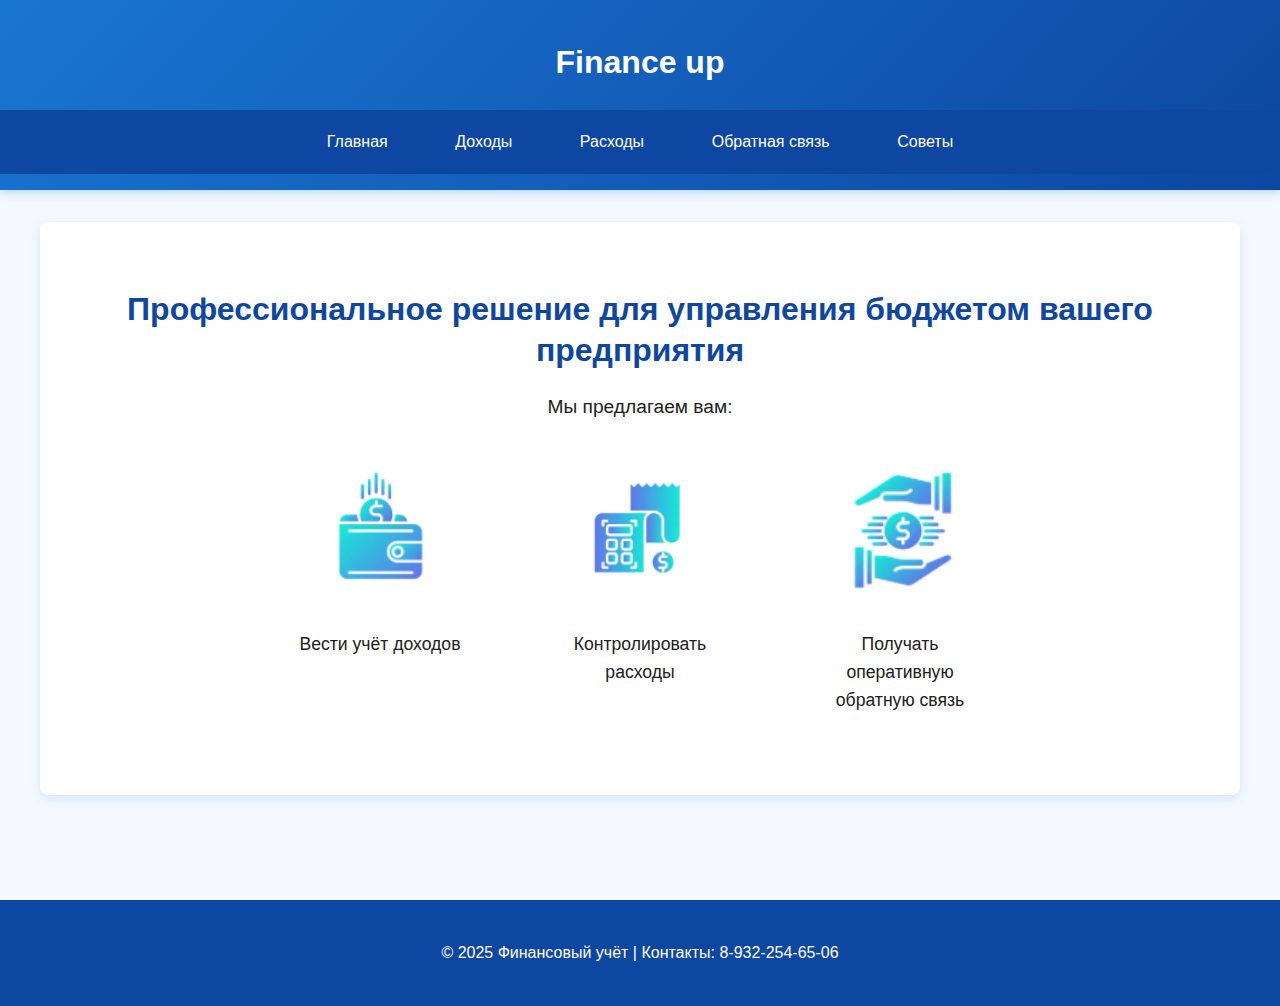
<file: index.html>
<!DOCTYPE html>
<html lang="ru">
<head>
    <meta charset="UTF-8">
    <meta name="viewport" content="width=device-width, initial-scale=1.0">
    <title>Finance up</title>
    <link rel="manifest" href="/manifest.json">
    <meta name="theme-color" content="#0D47A1">

<!-- Для iOS -->
    <meta name="apple-mobile-web-app-capable" content="yes">
    <meta name="apple-mobile-web-app-status-bar-style" content="black">
    <link rel="apple-touch-icon" href="icon-192.png">
    <meta charset="UTF-8">
    <meta name="viewport" content="width=device-width, initial-scale=1.0">
    <title>Finance up</title>
    <link rel="stylesheet" href="style.css">
</head>
<body>
    <header>
        <div class="logo-container">
            <h1>Finance up</h1>
        </div>
        <nav>
            <a href="index.html">Главная</a>
            <a href="revenue.html">Доходы</a>
            <a href="expenses.html">Расходы</a>
            <a href="feedback.php">Обратная связь</a>
			<a href="tips.html">Советы</a>
        </nav>
    </header>

<div class="container">
    <div class="welcome-card">
        <h2>Профессиональное решение для управления бюджетом вашего предприятия</h2>
        <p>Мы предлагаем вам:</p>
        
        <div class="features">
            <div class="feature">
                <img src="images/income-icon.png" alt="Доходы">
                <p>Вести учёт доходов</p>
            </div>
            
            <div class="feature">
                <img src="images/expense-icon.png" alt="Расходы">
                <p>Контролировать расходы</p>
            </div>
            
            <div class="feature">
                <img src="images/report-icon.png" alt="Отчёты">
                <p>Получать оперативную обратную связь</p>
            </div>
        </div>
    </div>
</div>

    <footer>
        <p>© 2025 Финансовый учёт | Контакты: 8-932-254-65-06</p>
    </footer>

    <script src="scripts.js"></script>
</body>
</html>
</file>
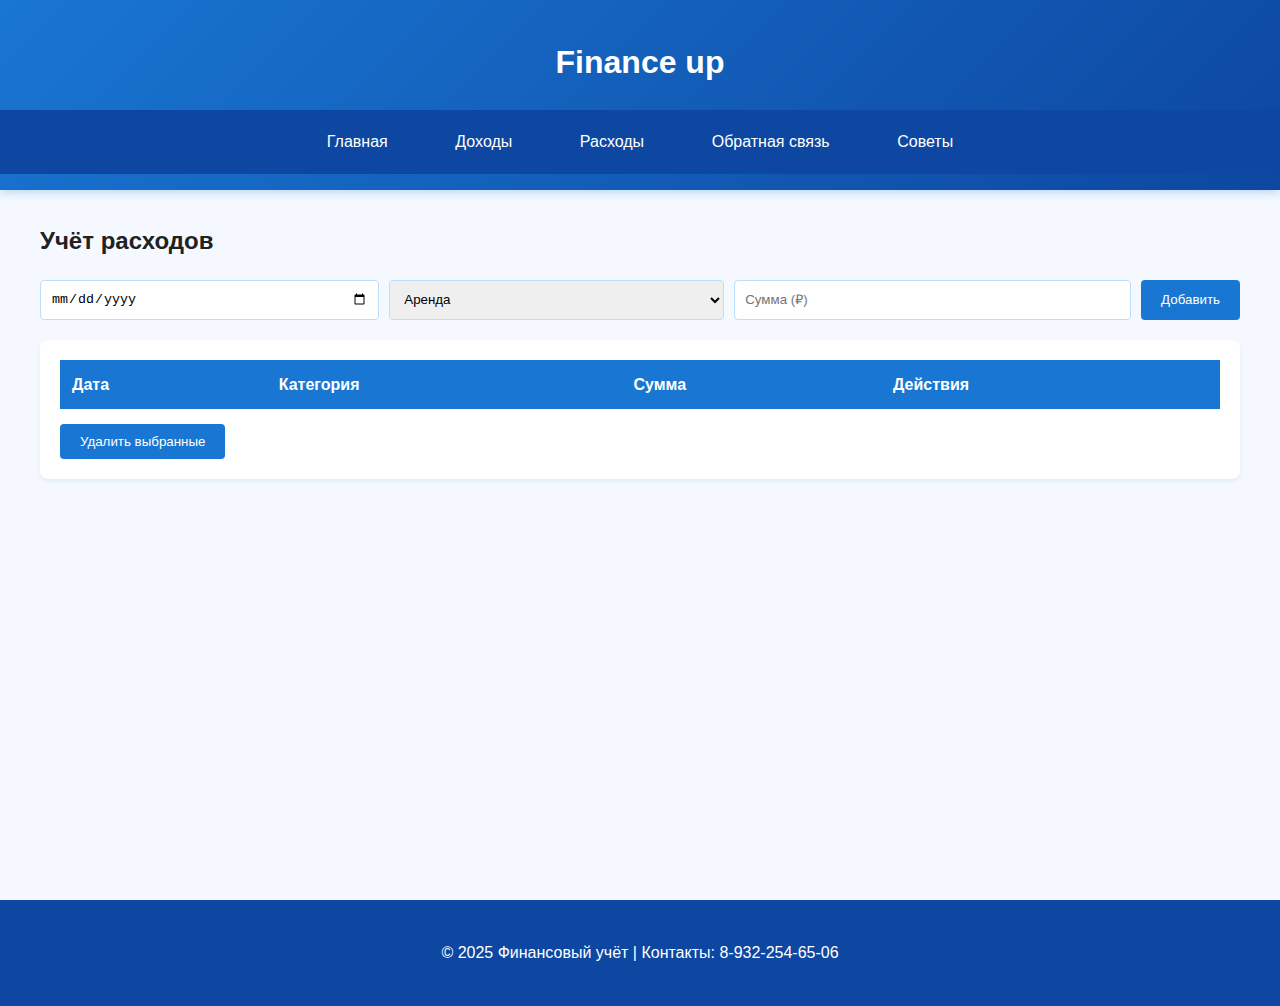
<file: expenses.html>
<!DOCTYPE html>
<html lang="ru">
<head>
    <meta charset="UTF-8">
    <title>Учёт расходов</title>
    <link rel="stylesheet" href="style.css">
	<link rel="manifest" href="/manifest.json">
    <meta name="theme-color" content="#0D47A1">

    <meta name="apple-mobile-web-app-capable" content="yes">
    <meta name="apple-mobile-web-app-status-bar-style" content="black">
     <link rel="apple-touch-icon" href="icon-192.png">
</head>
<body>
    <header>
        <div class="logo-container">
            <h1>Finance up</h1>
        </div>
        <nav>
            <a href="index.html">Главная</a>
            <a href="revenue.html">Доходы</a>
            <a href="expenses.html">Расходы</a>
            <a href="feedback.php">Обратная связь</a>
			<a href="tips.html">Советы</a>
        </nav>
    </header>

    <div class="container">
        <h2>Учёт расходов</h2>
        
        <div class="form-group">
            <input type="date" id="expense-date">
            <select id="expense-category">
                <option value="Аренда">Аренда</option>
                <option value="Зарплаты">Зарплаты</option>
                <option value="Коммунальные">Коммунальные</option>
                <option value="Оборудование">Оборудование</option>
                <option value="Другое">Другое</option>
            </select>
            <input type="number" id="expense-amount" placeholder="Сумма (₽)">
            <button onclick="addExpense()">Добавить</button>
        </div>

        <div class="table-container">
            <table id="expense-table">
                <thead>
                    <tr>
                        <th>Дата</th>
                        <th>Категория</th>
                        <th>Сумма</th>
                        <th>Действия</th>
                    </tr>
                </thead>
                <tbody id="expense-list">
                </tbody>
            </table>
            <button onclick="deleteSelected('expense')">Удалить выбранные</button>
        </div>
    </div>

    <footer>
        <p>© 2025 Финансовый учёт | Контакты: 8-932-254-65-06</p>
    </footer>

    <script src="scripts.js"></script>
    <script>
        document.addEventListener('DOMContentLoaded', function() {
            loadExpenseData();
        });
    </script>
</body>
</html>
</file>
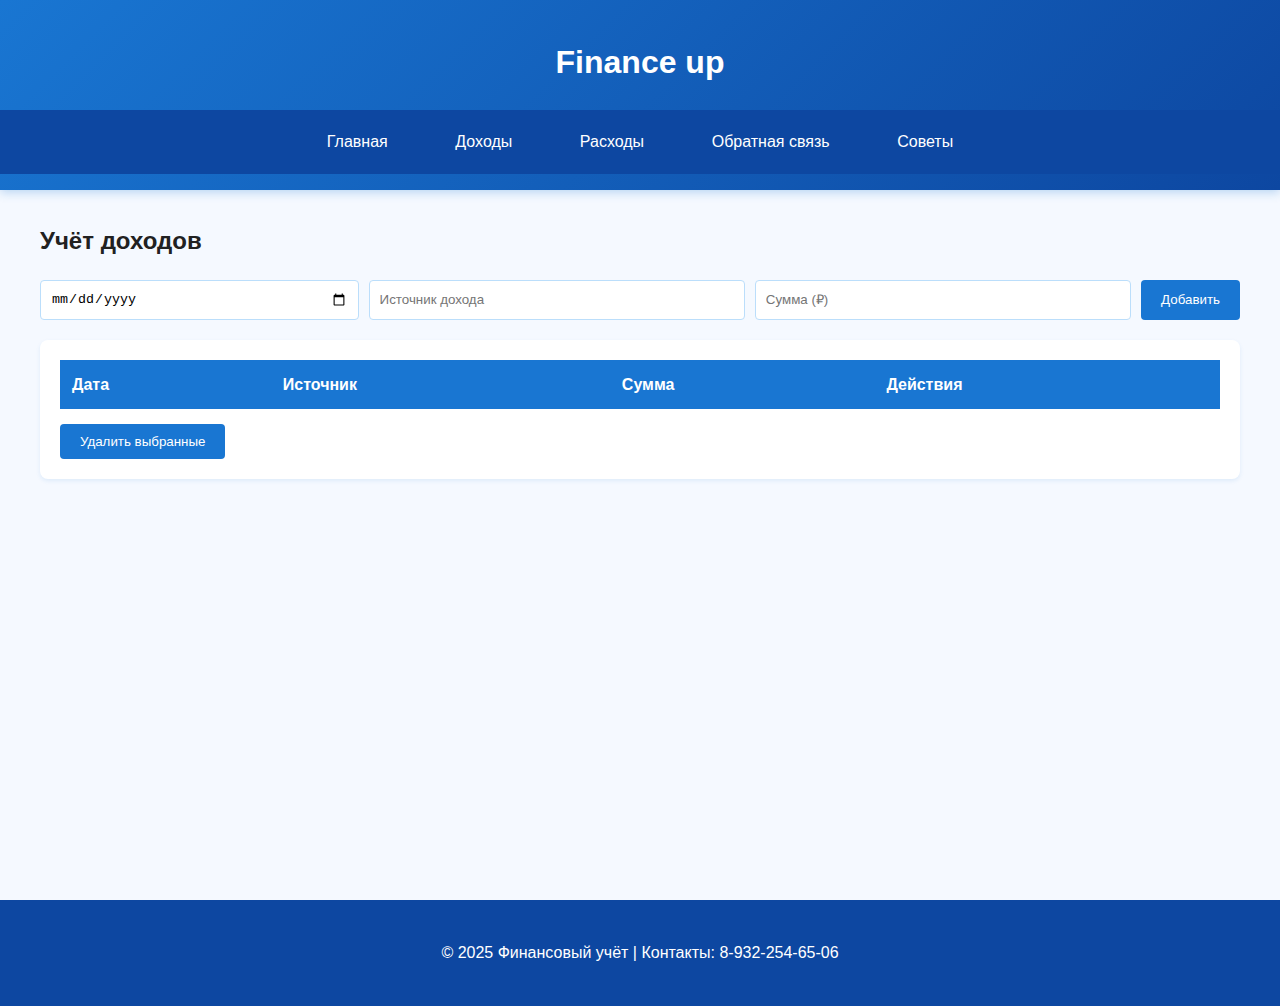
<file: revenue.html>
<!DOCTYPE html>
<html lang="ru">
<head>
    <meta charset="UTF-8">
    <title>Учёт доходов</title>
    <link rel="stylesheet" href="style.css">
</head>
<body>
    <header>
        <div class="logo-container">
            <h1>Finance up</h1>
        </div>
        <nav>
            <a href="index.html">Главная</a>
            <a href="revenue.html">Доходы</a>
            <a href="expenses.html">Расходы</a>
            <a href="feedback.php">Обратная связь</a>
			<a href="tips.html">Советы</a>
        </nav>
    </header>

    <div class="container">
        <h2>Учёт доходов</h2>
        
        <div class="form-group">
            <input type="date" id="income-date">
            <input type="text" id="income-source" placeholder="Источник дохода">
            <input type="number" id="income-amount" placeholder="Сумма (₽)">
            <button onclick="addIncome()">Добавить</button>
        </div>

        <div class="table-container">
            <table id="income-table">
                <thead>
                    <tr>
                        <th>Дата</th>
                        <th>Источник</th>
                        <th>Сумма</th>
                        <th>Действия</th>
                    </tr>
                </thead>
                <tbody id="income-list">
                </tbody>
            </table>
            <button onclick="deleteSelected('income')">Удалить выбранные</button>
        </div>
    </div>

    <footer>
        <p>© 2025 Финансовый учёт | Контакты: 8-932-254-65-06</p>
    </footer>

    <script src="scripts.js"></script>
    <script>
        document.addEventListener('DOMContentLoaded', function() {
            loadIncomeData();
        });
    </script>
</body>
</html>
</file>
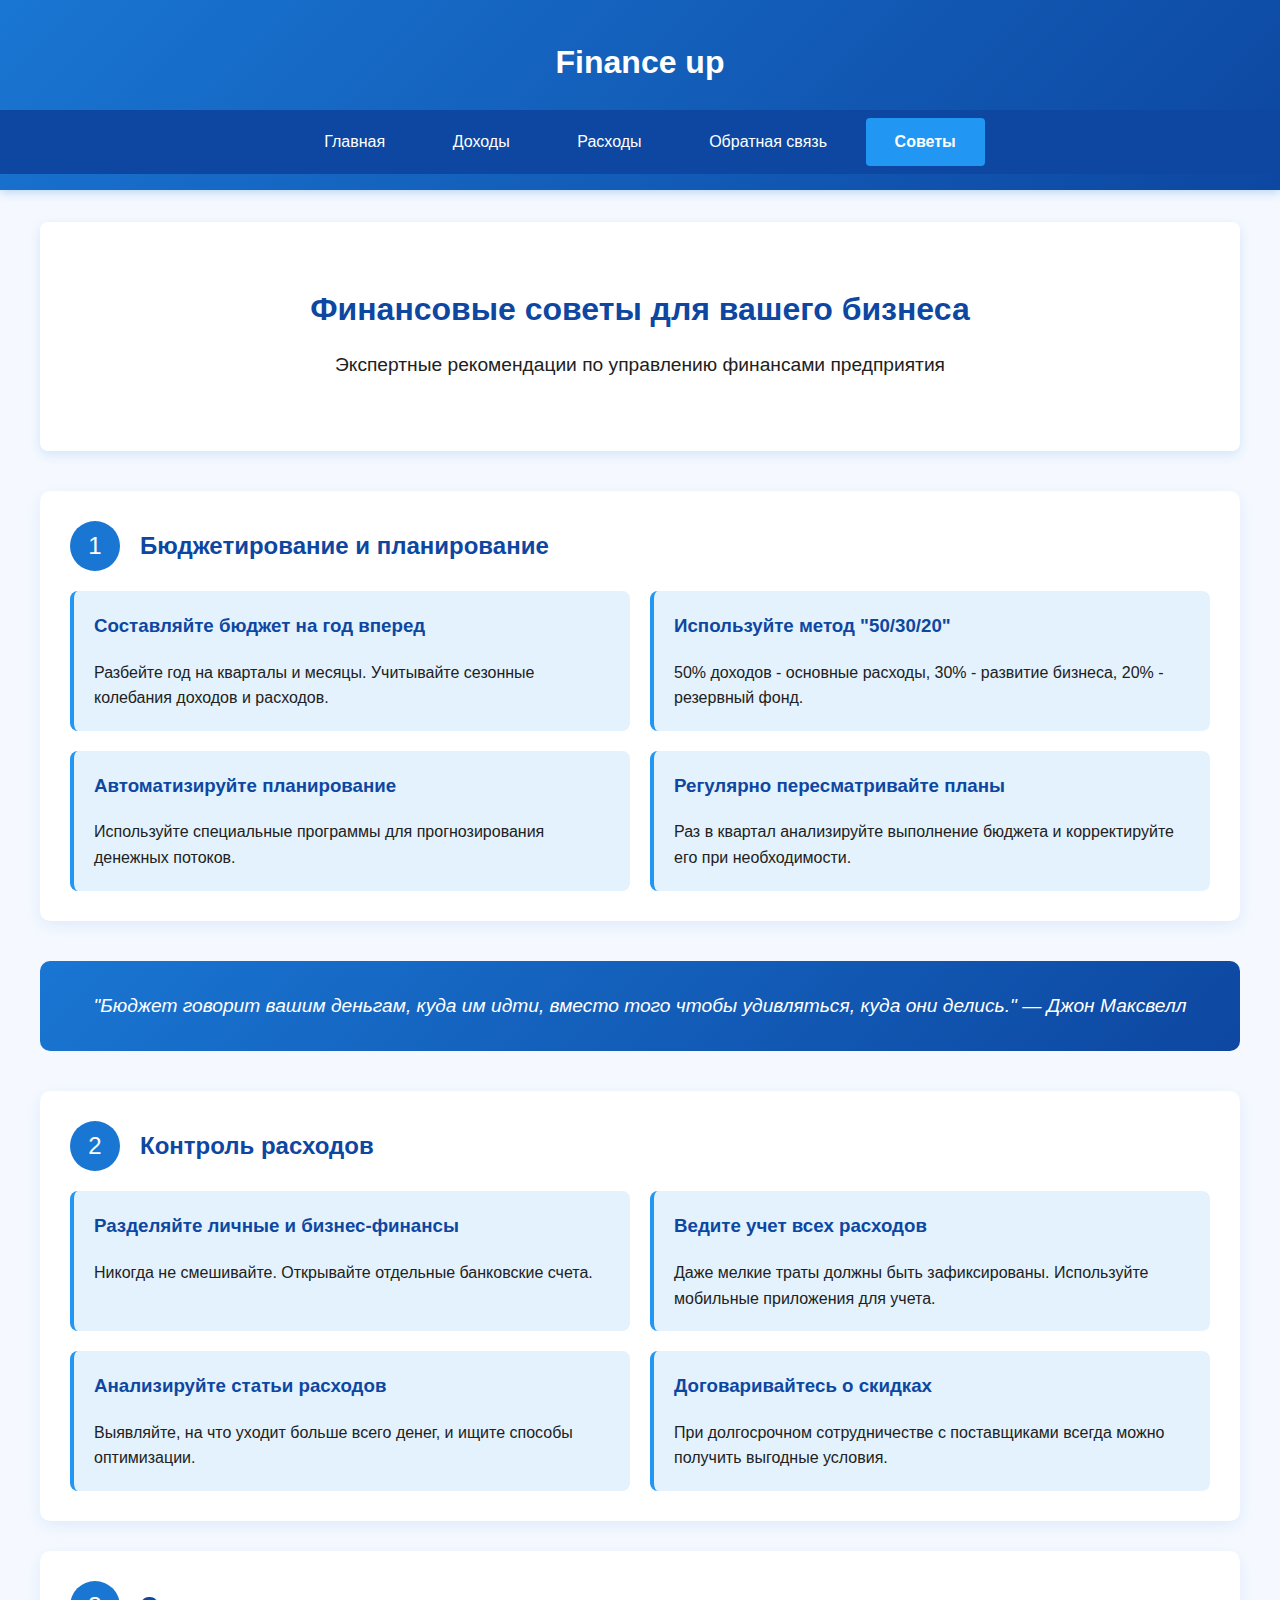
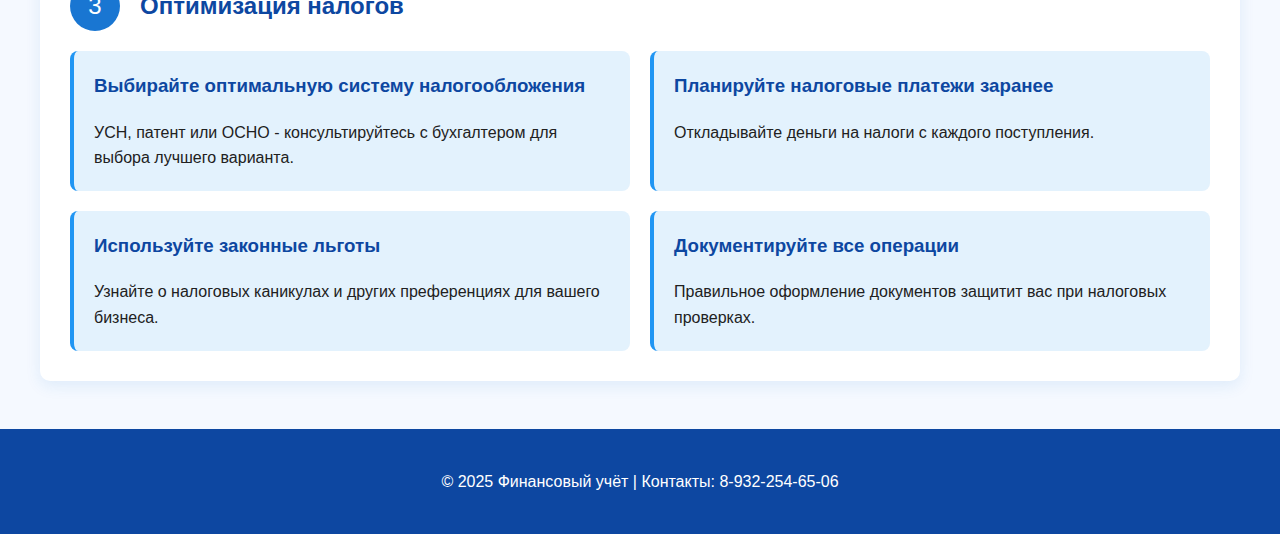
<file: tips.html>
<!DOCTYPE html>
<html lang="ru">
<head>
    <link rel="manifest" href="/manifest.json">
    <meta name="theme-color" content="#0D47A1">
     <meta name="apple-mobile-web-app-capable" content="yes">
     <meta name="apple-mobile-web-app-status-bar-style" content="black">
     <link rel="apple-touch-icon" href="icon-192.png">
    <meta charset="UTF-8">
    <meta name="viewport" content="width=device-width, initial-scale=1.0">
    <title>Финансовые советы</title>
    <link rel="stylesheet" href="style.css">
    <style>
        .advice-section {
            background: white;
            border-radius: 10px;
            padding: 30px;
            margin-bottom: 30px;
            box-shadow: 0 5px 15px rgba(25, 118, 210, 0.1);
            transition: transform 0.3s ease;
        }
        
        .advice-section:hover {
            transform: translateY(-5px);
            box-shadow: 0 8px 20px rgba(25, 118, 210, 0.15);
        }
        
        .advice-header {
            display: flex;
            align-items: center;
            margin-bottom: 20px;
        }
        
        .advice-icon {
            width: 50px;
            height: 50px;
            background: var(--primary-blue);
            border-radius: 50%;
            display: flex;
            align-items: center;
            justify-content: center;
            margin-right: 20px;
            color: white;
            font-size: 24px;
        }
        
        .advice-title {
            color: var(--dark-blue);
            font-size: 1.5rem;
            margin: 0;
        }
        
        .advice-content {
            display: grid;
            grid-template-columns: 1fr 1fr;
            gap: 20px;
        }
        
        .advice-item {
            background: var(--light-blue);
            padding: 20px;
            border-radius: 8px;
            border-left: 4px solid var(--accent-blue);
        }
        
        .advice-item h3 {
            color: var(--dark-blue);
            margin-top: 0;
        }
        
        .advice-item p {
            margin-bottom: 0;
        }
        
        .quote-block {
            background: linear-gradient(135deg, var(--primary-blue), var(--dark-blue));
            color: white;
            padding: 30px;
            border-radius: 10px;
            margin: 40px 0;
            text-align: center;
            font-style: italic;
            font-size: 1.2rem;
        }
        
        @media (max-width: 768px) {
            .advice-content {
                grid-template-columns: 1fr;
            }
        }
    </style>
</head>
<body>
    <header>
	    <div class="logo-container">
            <h1>Finance up</h1>
        </div>
        <nav>
            <a href="index.html">Главная</a>
            <a href="revenue.html">Доходы</a>
            <a href="expenses.html">Расходы</a>
            <a href="feedback.php">Обратная связь</a>
            <a href="tips.html" class="active">Советы</a>
        </nav>
    </header>

    <div class="container">
        <div class="welcome-card">
            <h2>Финансовые советы для вашего бизнеса</h2>
            <p>Экспертные рекомендации по управлению финансами предприятия</p>
        </div>

        <div class="advice-section">
            <div class="advice-header">
                <div class="advice-icon">1</div>
                <h2 class="advice-title">Бюджетирование и планирование</h2>
            </div>
            <div class="advice-content">
                <div class="advice-item">
                    <h3>Составляйте бюджет на год вперед</h3>
                    <p>Разбейте год на кварталы и месяцы. Учитывайте сезонные колебания доходов и расходов.</p>
                </div>
                <div class="advice-item">
                    <h3>Используйте метод "50/30/20"</h3>
                    <p>50% доходов - основные расходы, 30% - развитие бизнеса, 20% - резервный фонд.</p>
                </div>
                <div class="advice-item">
                    <h3>Автоматизируйте планирование</h3>
                    <p>Используйте специальные программы для прогнозирования денежных потоков.</p>
                </div>
                <div class="advice-item">
                    <h3>Регулярно пересматривайте планы</h3>
                    <p>Раз в квартал анализируйте выполнение бюджета и корректируйте его при необходимости.</p>
                </div>
            </div>
        </div>

        <div class="quote-block">
            "Бюджет говорит вашим деньгам, куда им идти, вместо того чтобы удивляться, куда они делись." — Джон Максвелл
        </div>

        <div class="advice-section">
            <div class="advice-header">
                <div class="advice-icon">2</div>
                <h2 class="advice-title">Контроль расходов</h2>
            </div>
            <div class="advice-content">
                <div class="advice-item">
                    <h3>Разделяйте личные и бизнес-финансы</h3>
                    <p>Никогда не смешивайте. Открывайте отдельные банковские счета.</p>
                </div>
                <div class="advice-item">
                    <h3>Ведите учет всех расходов</h3>
                    <p>Даже мелкие траты должны быть зафиксированы. Используйте мобильные приложения для учета.</p>
                </div>
                <div class="advice-item">
                    <h3>Анализируйте статьи расходов</h3>
                    <p>Выявляйте, на что уходит больше всего денег, и ищите способы оптимизации.</p>
                </div>
                <div class="advice-item">
                    <h3>Договаривайтесь о скидках</h3>
                    <p>При долгосрочном сотрудничестве с поставщиками всегда можно получить выгодные условия.</p>
                </div>
            </div>
        </div>

        <div class="advice-section">
            <div class="advice-header">
                <div class="advice-icon">3</div>
                <h2 class="advice-title">Оптимизация налогов</h2>
            </div>
            <div class="advice-content">
                <div class="advice-item">
                    <h3>Выбирайте оптимальную систему налогообложения</h3>
                    <p>УСН, патент или ОСНО - консультируйтесь с бухгалтером для выбора лучшего варианта.</p>
                </div>
                <div class="advice-item">
                    <h3>Планируйте налоговые платежи заранее</h3>
                    <p>Откладывайте деньги на налоги с каждого поступления.</p>
                </div>
                <div class="advice-item">
                    <h3>Используйте законные льготы</h3>
                    <p>Узнайте о налоговых каникулах и других преференциях для вашего бизнеса.</p>
                </div>
                <div class="advice-item">
                    <h3>Документируйте все операции</h3>
                    <p>Правильное оформление документов защитит вас при налоговых проверках.</p>
                </div>
            </div>
        </div>
    </div>

    <footer>
        <p>© 2025 Финансовый учёт | Контакты: 8-932-254-65-06</p>
    </footer>
</body>
</html>
</file>
<file: style.css>
:root {
    --primary-blue: #1976D2;
    --dark-blue: #0D47A1;
    --light-blue: #E3F2FD;
    --accent-blue: #2196F3;
    --text-dark: #212121;
    --text-light: #FFFFFF;
}

body {
    font-family: 'Roboto', sans-serif;
    margin: 0;
    padding: 0;
    background-color: #f5f9ff;
    color: var(--text-dark);
    line-height: 1.6;
}

header {
    background: linear-gradient(135deg, var(--primary-blue), var(--dark-blue));
    color: var(--text-light);
    padding: 1rem 0;
    box-shadow: 0 2px 10px rgba(25, 118, 210, 0.3);
}

.logo-container {
    display: flex;
    align-items: center;
    justify-content: center;
    gap: 15px;
    padding: 0 20px;
}

.logo {
    height: 100px;
	width: auto;
}

nav {
    display: flex;
    justify-content: center;
    background: var(--dark-blue);
    padding: 0.5rem;
}

nav a {
    color: var(--text-light);
    padding: 0.7rem 1.8rem;
    text-decoration: none;
    transition: all 0.3s ease;
    border-radius: 4px;
    margin: 0 5px;
    font-weight: 500;
}

nav a:hover {
    background: var(--accent-blue);
}

.container {
    max-width: 1200px;
    margin: 2rem auto;
    padding: 0 20px;
    min-height: 70vh;
}

.form-group {
    display: flex;
    gap: 10px;
    margin-bottom: 20px;
    flex-wrap: wrap;
}

.form-group input, 
.form-group select, 
.form-group textarea {
    padding: 10px;
    border: 1px solid #BBDEFB;
    border-radius: 4px;
    flex-grow: 1;
    min-width: 150px;
}

button {
    background-color: var(--primary-blue);
    color: white;
    border: none;
    padding: 10px 20px;
    border-radius: 4px;
    cursor: pointer;
    transition: all 0.3s;
}

button:hover {
    background-color: var(--dark-blue);
}

.table-container {
    background: white;
    padding: 20px;
    border-radius: 8px;
    box-shadow: 0 2px 4px rgba(25, 118, 210, 0.1);
    margin-bottom: 20px;
}

table {
    width: 100%;
    border-collapse: collapse;
    margin-bottom: 15px;
}

th {
    background-color: var(--primary-blue);
    color: white;
    padding: 12px;
    text-align: left;
}

td {
    padding: 10px 12px;
    border-bottom: 1px solid #E3F2FD;
}

tr:hover {
    background-color: var(--light-blue);
}

.feedback-form {
    background: white;
    padding: 20px;
    border-radius: 8px;
    box-shadow: 0 2px 4px rgba(25, 118, 210, 0.1);
    margin-bottom: 30px;
}

.feedback-list {
    background: white;
    padding: 20px;
    border-radius: 8px;
    box-shadow: 0 2px 4px rgba(25, 118, 210, 0.1);
}

.feedback-item {
    margin-bottom: 20px;
    padding-bottom: 20px;
    border-bottom: 1px solid #E3F2FD;
}

.feedback-item .date {
    color: #757575;
    font-size: 0.9rem;
    margin: 5px 0;
}

footer {
    background: linear-gradient(135deg, var(--dark-blue), #0D47A1);
    color: var(--text-light);
    text-align: center;
    padding: 1.5rem 0;
    margin-top: 3rem;
}

footer a {
    color: var(--accent-blue);
    text-decoration: none;
}

@media (max-width: 768px) {
    .form-group {
        flex-direction: column;
    }
    
    nav {
        flex-direction: column;
        align-items: center;
    }
    
    nav a {
        width: 100%;
        text-align: center;
        margin: 2px 0;
    }
}

.welcome-card {
    text-align: center;
    padding: 40px 20px;
    background-color: white;
    border-radius: 8px;
    box-shadow: 0 4px 12px rgba(25, 118, 210, 0.15);
    margin-bottom: 40px;
}

.welcome-card h2 {
    font-size: 2rem;
    color: var(--dark-blue);
    margin-bottom: 20px;
    line-height: 1.3;
}

.welcome-card > p {
    font-size: 1.2rem;
    color: var(--text-dark);
    margin-bottom: 30px;
}

.features {
    display: flex;
    justify-content: center;
    gap: 60px; 
    margin: 40px auto;
    flex-wrap: wrap;
}

.feature {
    text-align: center;
    width: 200px;
}

.feature img {
    width: 140px !important; 
    height: 140px !important;
    object-fit: contain;
    margin-bottom: 20px;
    transition: transform 0.3s ease;
}

.feature:hover img {
    transform: scale(1.05); 
}

.feature p {
    font-size: 1.1rem !important; 
    color: var(--text-dark);
    font-weight: 500;
    margin: 0;
    padding: 0 10px;
}

nav a.active {
    background: var(--accent-blue);
    font-weight: bold;
}
</file>
